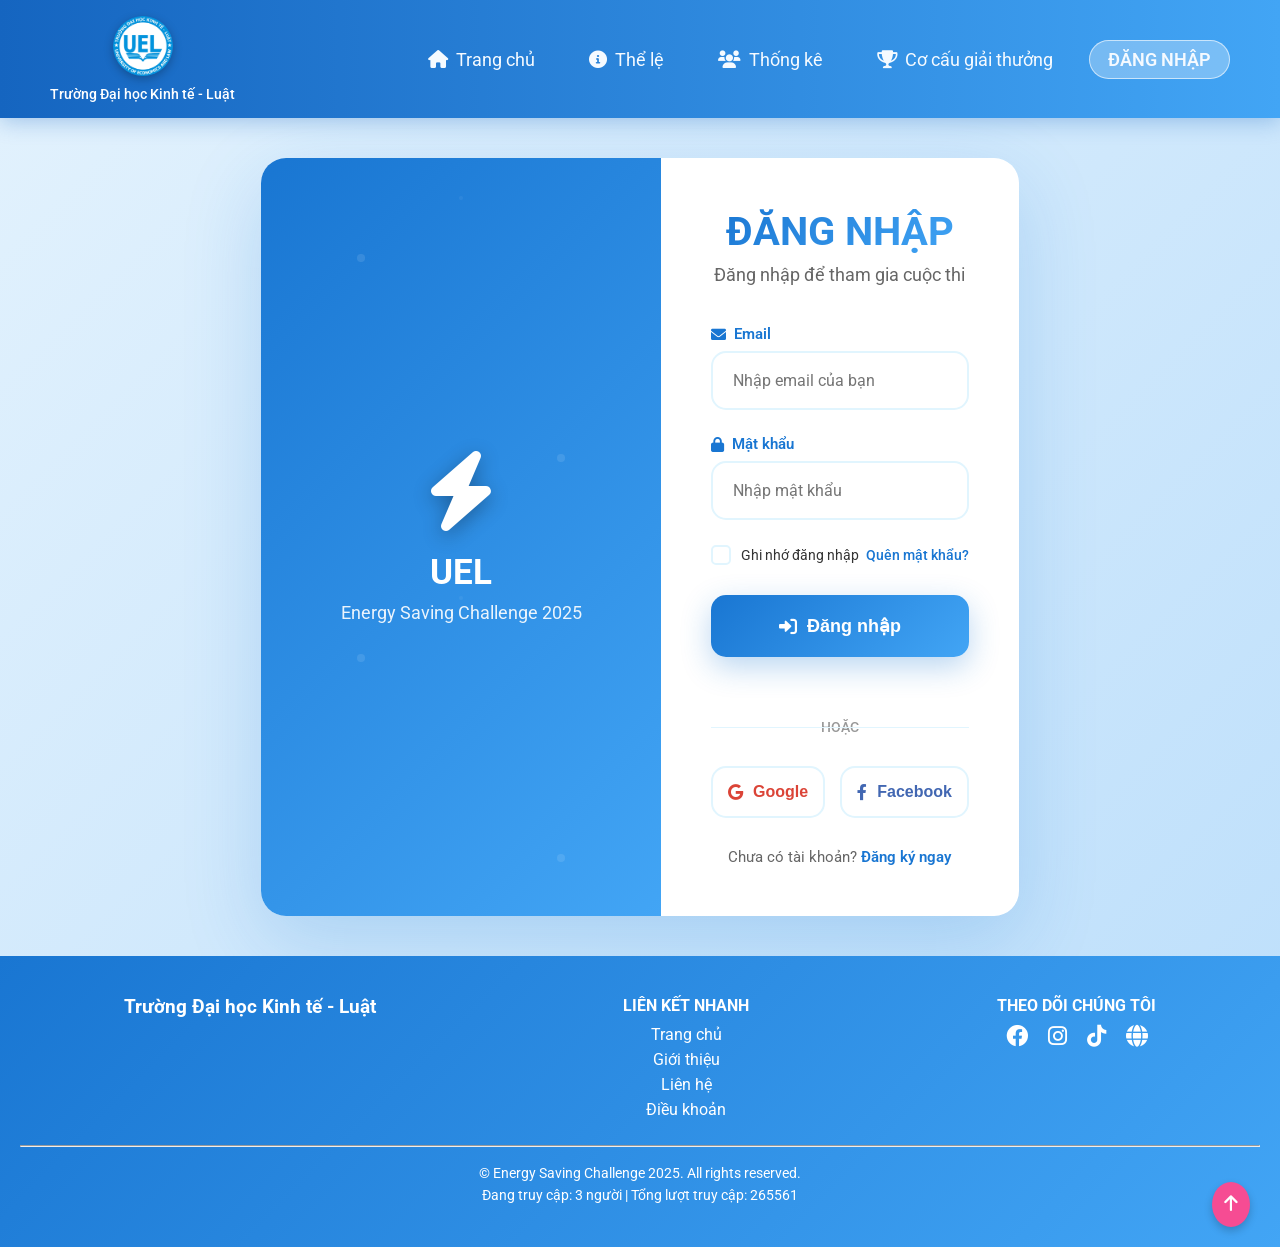
<file: loginPage.html>
<!DOCTYPE html>
<html lang="vi">
  <head>
    <meta charset="UTF-8" />
    <meta name="viewport" content="width=device-width, initial-scale=1.0" />
    <title>Đăng Nhập</title>

    <!-- CSS -->
    <link rel="stylesheet" href="css/login.css" />
    <link rel="stylesheet" href="css/header.css" />
    <link rel="stylesheet" href="css/footer.css" />

    <!-- Font & Icon -->
    <link
      href="https://fonts.googleapis.com/css2?family=Roboto:wght@300;400;500;700&display=swap"
      rel="stylesheet"
    />
    <link
      rel="stylesheet"
      href="https://cdnjs.cloudflare.com/ajax/libs/font-awesome/6.0.0/css/all.min.css"
    />
  </head>

  <body>
    <!-- Header (load từ file ngoài) -->
    <div data-include="/header.html"></div>

    <!-- Main Login Section -->
    <main class="login-section">
      <div class="container">
        <div class="login-container">
          <!-- Left Image -->
          <div class="login-image">
            <div class="image-content">
              <i class="fas fa-bolt"></i>
              <h2>UEL</h2>
              <p>Energy Saving Challenge 2025</p>
            </div>
          </div>

          <!-- Right Form -->
          <div class="login-form">
            <div class="form-header">
              <h1>ĐĂNG NHẬP</h1>
              <p>Đăng nhập để tham gia cuộc thi</p>
            </div>

            <form id="loginForm">
              <div class="form-group">
                <label for="email"><i class="fas fa-envelope"></i> Email</label>
                <input
                  type="email"
                  id="email"
                  placeholder="Nhập email của bạn"
                  required
                />
              </div>

              <div class="form-group">
                <label for="password"
                  ><i class="fas fa-lock"></i> Mật khẩu</label
                >
                <input
                  type="password"
                  id="password"
                  placeholder="Nhập mật khẩu"
                  required
                />
              </div>

              <div class="form-options">
                <label class="checkbox-container">
                  <input type="checkbox" id="remember" />
                  <span class="checkmark"></span>
                  Ghi nhớ đăng nhập
                </label>
                <a href="#" class="forgot-password">Quên mật khẩu?</a>
              </div>

              <button type="submit" class="login-btn">
                <i class="fas fa-sign-in-alt"></i>
                Đăng nhập
              </button>
            </form>

            <div class="divider">
              <span>HOẶC</span>
            </div>

            <div class="social-login">
              <button class="social-btn google">
                <i class="fab fa-google"></i>
                Google
              </button>
              <button class="social-btn facebook">
                <i class="fab fa-facebook-f"></i>
                Facebook
              </button>
            </div>

            <div class="signup-link">
              <p>Chưa có tài khoản? <a href="#">Đăng ký ngay</a></p>
            </div>
          </div>
        </div>
      </div>
    </main>

    <!-- Footer (load từ file ngoài) -->
    <div data-include="/footer.html"></div>

    <!-- JS để load header/footer + Form validation -->
    <script src="/js/include.js"></script>
    <script>
      // Form validation
      document
        .getElementById("loginForm")
        .addEventListener("submit", function (e) {
          e.preventDefault();

          const email = document.getElementById("email").value;
          const password = document.getElementById("password").value;

          // Simple validation
          if (email && password.length >= 6) {
            // Simulate login success
            alert("Đăng nhập thành công! 🎉");
            // Redirect to dashboard or home
            // window.location.href = '/dashboard.html';
          } else {
            alert("Vui lòng kiểm tra email và mật khẩu!");
          }
        });

      // Password show/hide (nếu muốn thêm)
      // const togglePassword = document.querySelector('.toggle-password');
      // if (togglePassword) {
      //   togglePassword.addEventListener('click', function() {
      //     const password = document.getElementById('password');
      //     password.type = password.type === 'password' ? 'text' : 'password';
      //   });
      // }
    </script>
  </body>
</html>
</file>
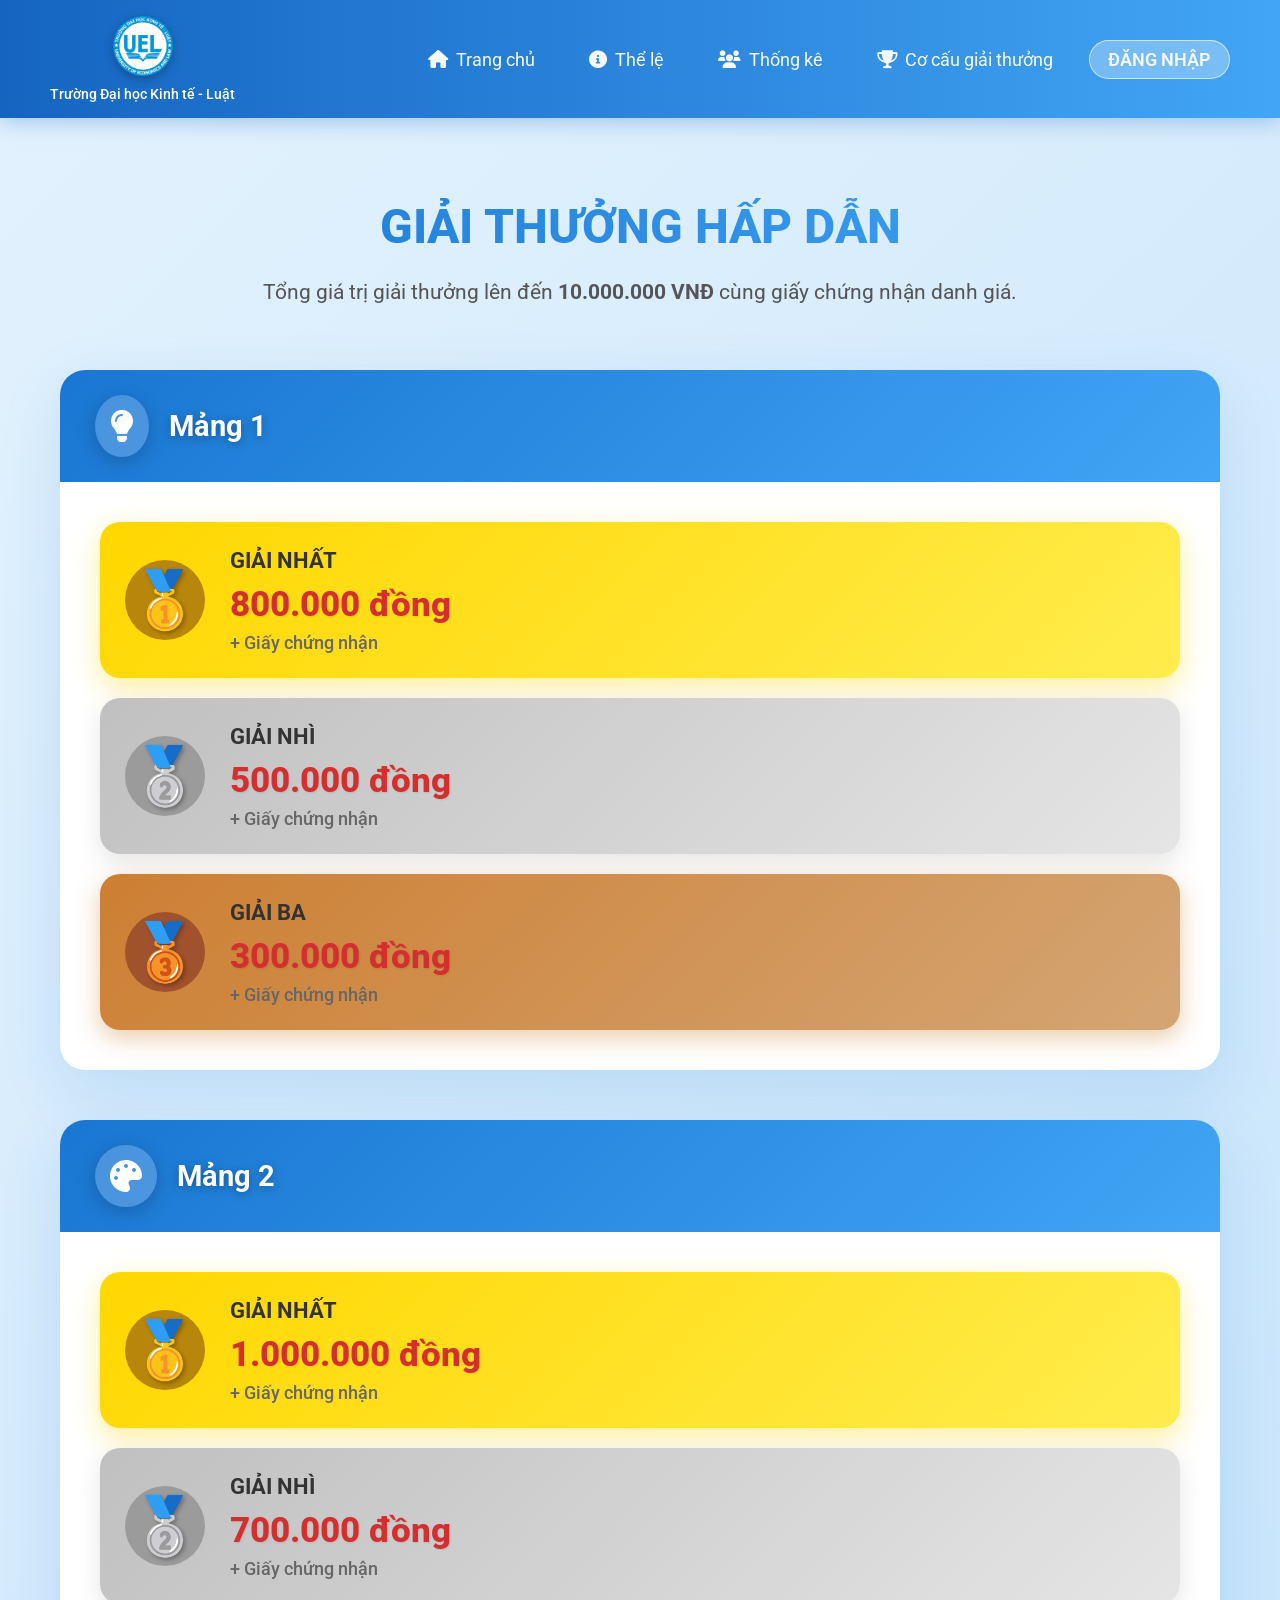
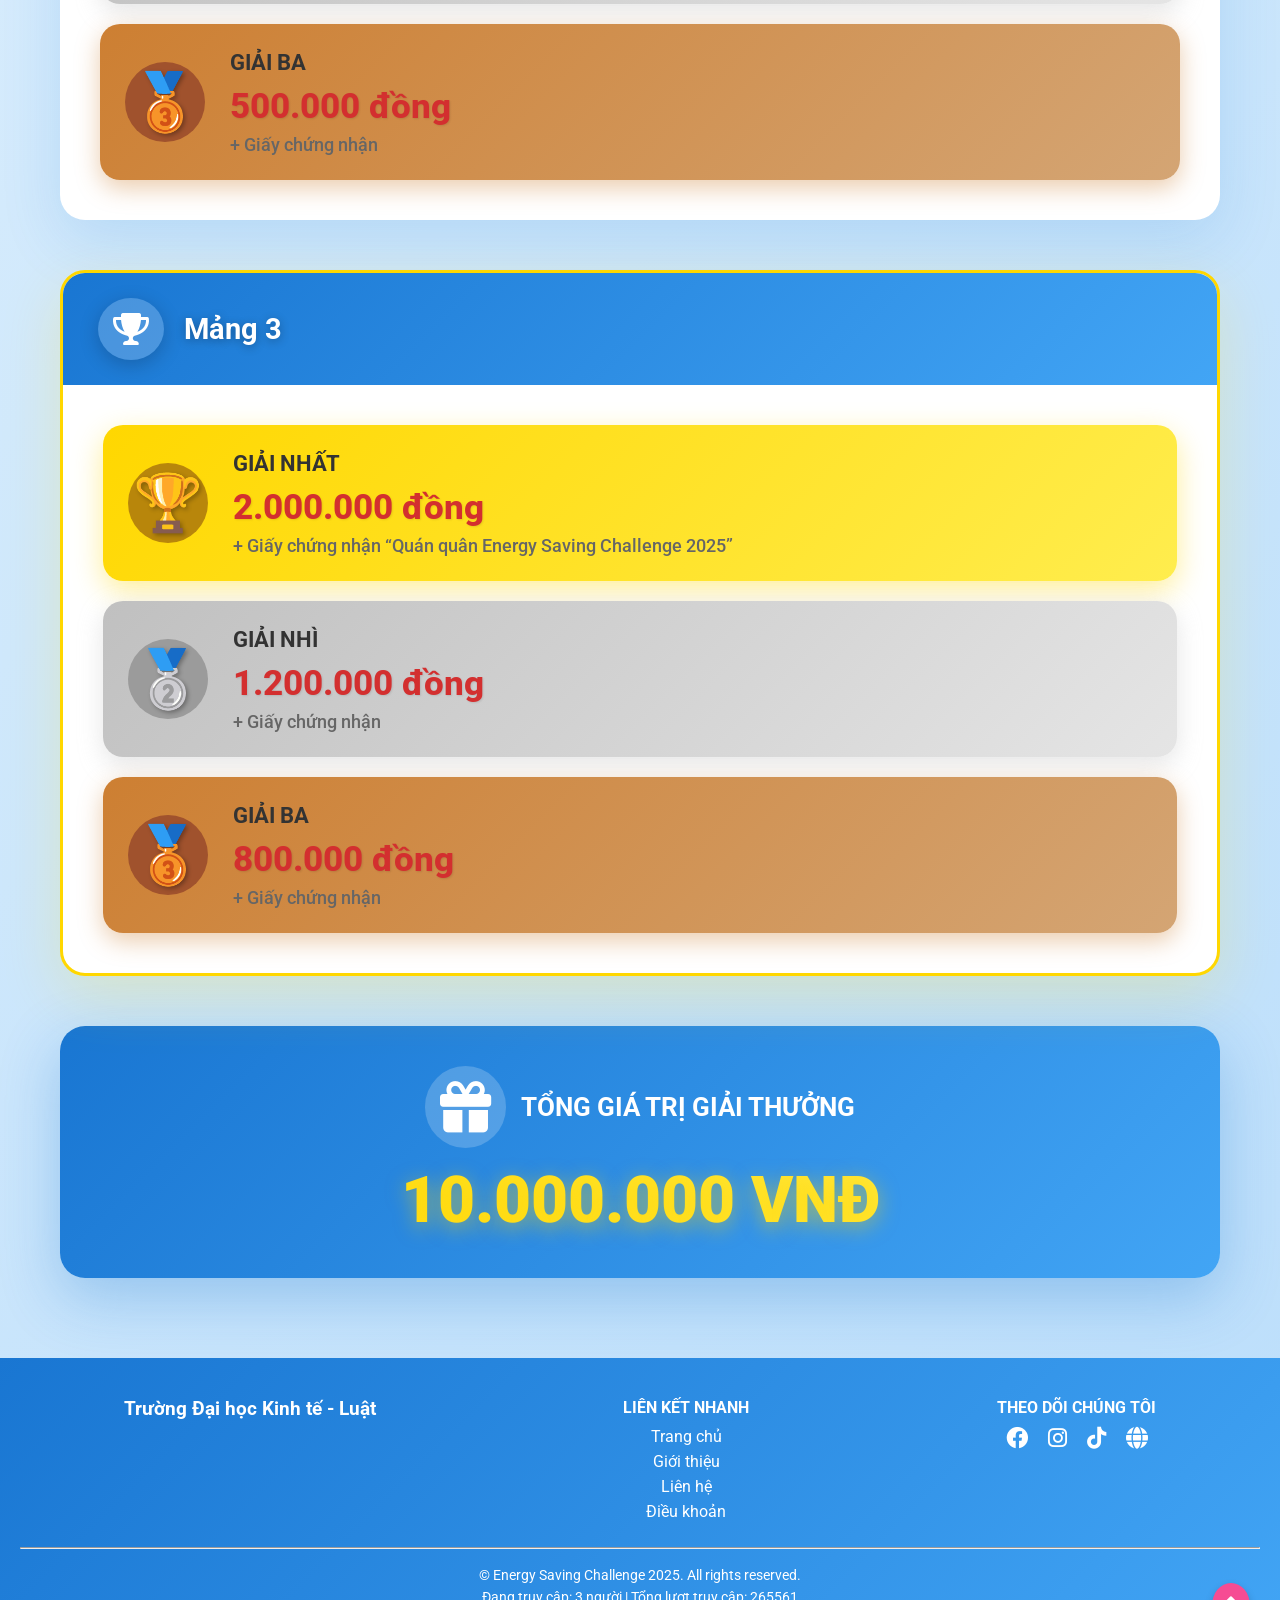
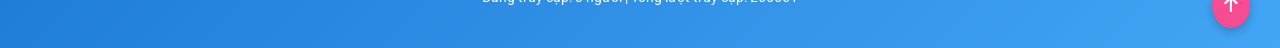
<file: prizesPage.html>
<!DOCTYPE html>
<html lang="vi">
  <head>
    <meta charset="UTF-8" />
    <meta name="viewport" content="width=device-width, initial-scale=1.0" />
    <title>Cơ Cấu Giải Thưởng</title>

    <!-- CSS -->
    <link rel="stylesheet" href="css/prizes.css" />
    <link rel="stylesheet" href="css/header.css" />
    <link rel="stylesheet" href="css/footer.css" />

    <!-- Font & Icon -->
    <link
      href="https://fonts.googleapis.com/css2?family=Roboto:wght@300;400;500;700&display=swap"
      rel="stylesheet"
    />
    <link
      rel="stylesheet"
      href="https://cdnjs.cloudflare.com/ajax/libs/font-awesome/6.0.0/css/all.min.css"
    />
  </head>

  <body>
    <!-- Header (load từ file ngoài) -->
    <div data-include="/header.html"></div>

    <!-- Main Content -->
    <main class="prizes-section">
      <div class="container">
        <h1 class="page-title">GIẢI THƯỞNG HẤP DẪN</h1>
        <p class="page-intro">
          Tổng giá trị giải thưởng lên đến <strong>10.000.000 VNĐ</strong> cùng
          giấy chứng nhận danh giá.
        </p>

        <!-- Mảng 1 -->
        <section class="prize-card">
          <div class="prize-header">
            <i class="fas fa-lightbulb"></i>
            <h2>Mảng 1</h2>
          </div>
          <div class="prize-content">
            <div class="prize-tier gold">
              <div class="prize-icon">🥇</div>
              <div class="prize-details">
                <h3>GIẢI NHẤT</h3>
                <div class="prize-amount">800.000 đồng</div>
                <p>+ Giấy chứng nhận</p>
              </div>
            </div>
            <div class="prize-tier silver">
              <div class="prize-icon">🥈</div>
              <div class="prize-details">
                <h3>GIẢI NHÌ</h3>
                <div class="prize-amount">500.000 đồng</div>
                <p>+ Giấy chứng nhận</p>
              </div>
            </div>
            <div class="prize-tier bronze">
              <div class="prize-icon">🥉</div>
              <div class="prize-details">
                <h3>GIẢI BA</h3>
                <div class="prize-amount">300.000 đồng</div>
                <p>+ Giấy chứng nhận</p>
              </div>
            </div>
          </div>
        </section>

        <!-- Mảng 2 -->
        <section class="prize-card">
          <div class="prize-header">
            <i class="fas fa-palette"></i>
            <h2>Mảng 2</h2>
          </div>
          <div class="prize-content">
            <div class="prize-tier gold">
              <div class="prize-icon">🥇</div>
              <div class="prize-details">
                <h3>GIẢI NHẤT</h3>
                <div class="prize-amount">1.000.000 đồng</div>
                <p>+ Giấy chứng nhận</p>
              </div>
            </div>
            <div class="prize-tier silver">
              <div class="prize-icon">🥈</div>
              <div class="prize-details">
                <h3>GIẢI NHÌ</h3>
                <div class="prize-amount">700.000 đồng</div>
                <p>+ Giấy chứng nhận</p>
              </div>
            </div>
            <div class="prize-tier bronze">
              <div class="prize-icon">🥉</div>
              <div class="prize-details">
                <h3>GIẢI BA</h3>
                <div class="prize-amount">500.000 đồng</div>
                <p>+ Giấy chứng nhận</p>
              </div>
            </div>
          </div>
        </section>

        <!-- Mảng 3 -->
        <section class="prize-card special">
          <div class="prize-header">
            <i class="fas fa-trophy"></i>
            <h2>Mảng 3</h2>
          </div>
          <div class="prize-content">
            <div class="prize-tier gold">
              <div class="prize-icon">🏆</div>
              <div class="prize-details">
                <h3>GIẢI NHẤT</h3>
                <div class="prize-amount">2.000.000 đồng</div>
                <p>
                  + Giấy chứng nhận “Quán quân Energy Saving Challenge 2025”
                </p>
              </div>
            </div>
            <div class="prize-tier silver">
              <div class="prize-icon">🥈</div>
              <div class="prize-details">
                <h3>GIẢI NHÌ</h3>
                <div class="prize-amount">1.200.000 đồng</div>
                <p>+ Giấy chứng nhận</p>
              </div>
            </div>
            <div class="prize-tier bronze">
              <div class="prize-icon">🥉</div>
              <div class="prize-details">
                <h3>GIẢI BA</h3>
                <div class="prize-amount">800.000 đồng</div>
                <p>+ Giấy chứng nhận</p>
              </div>
            </div>
          </div>
        </section>

        <!-- Tổng giải thưởng -->
        <div class="total-prize">
          <h3><i class="fas fa-gift"></i> TỔNG GIÁ TRỊ GIẢI THƯỞNG</h3>
          <div class="total-amount">10.000.000 VNĐ</div>
        </div>
      </div>
    </main>

    <!-- Footer (load từ file ngoài) -->
    <div data-include="/footer.html"></div>

    <!-- JS để load header/footer -->
    <script src="/js/include.js"></script>
  </body>
</html>
</file>
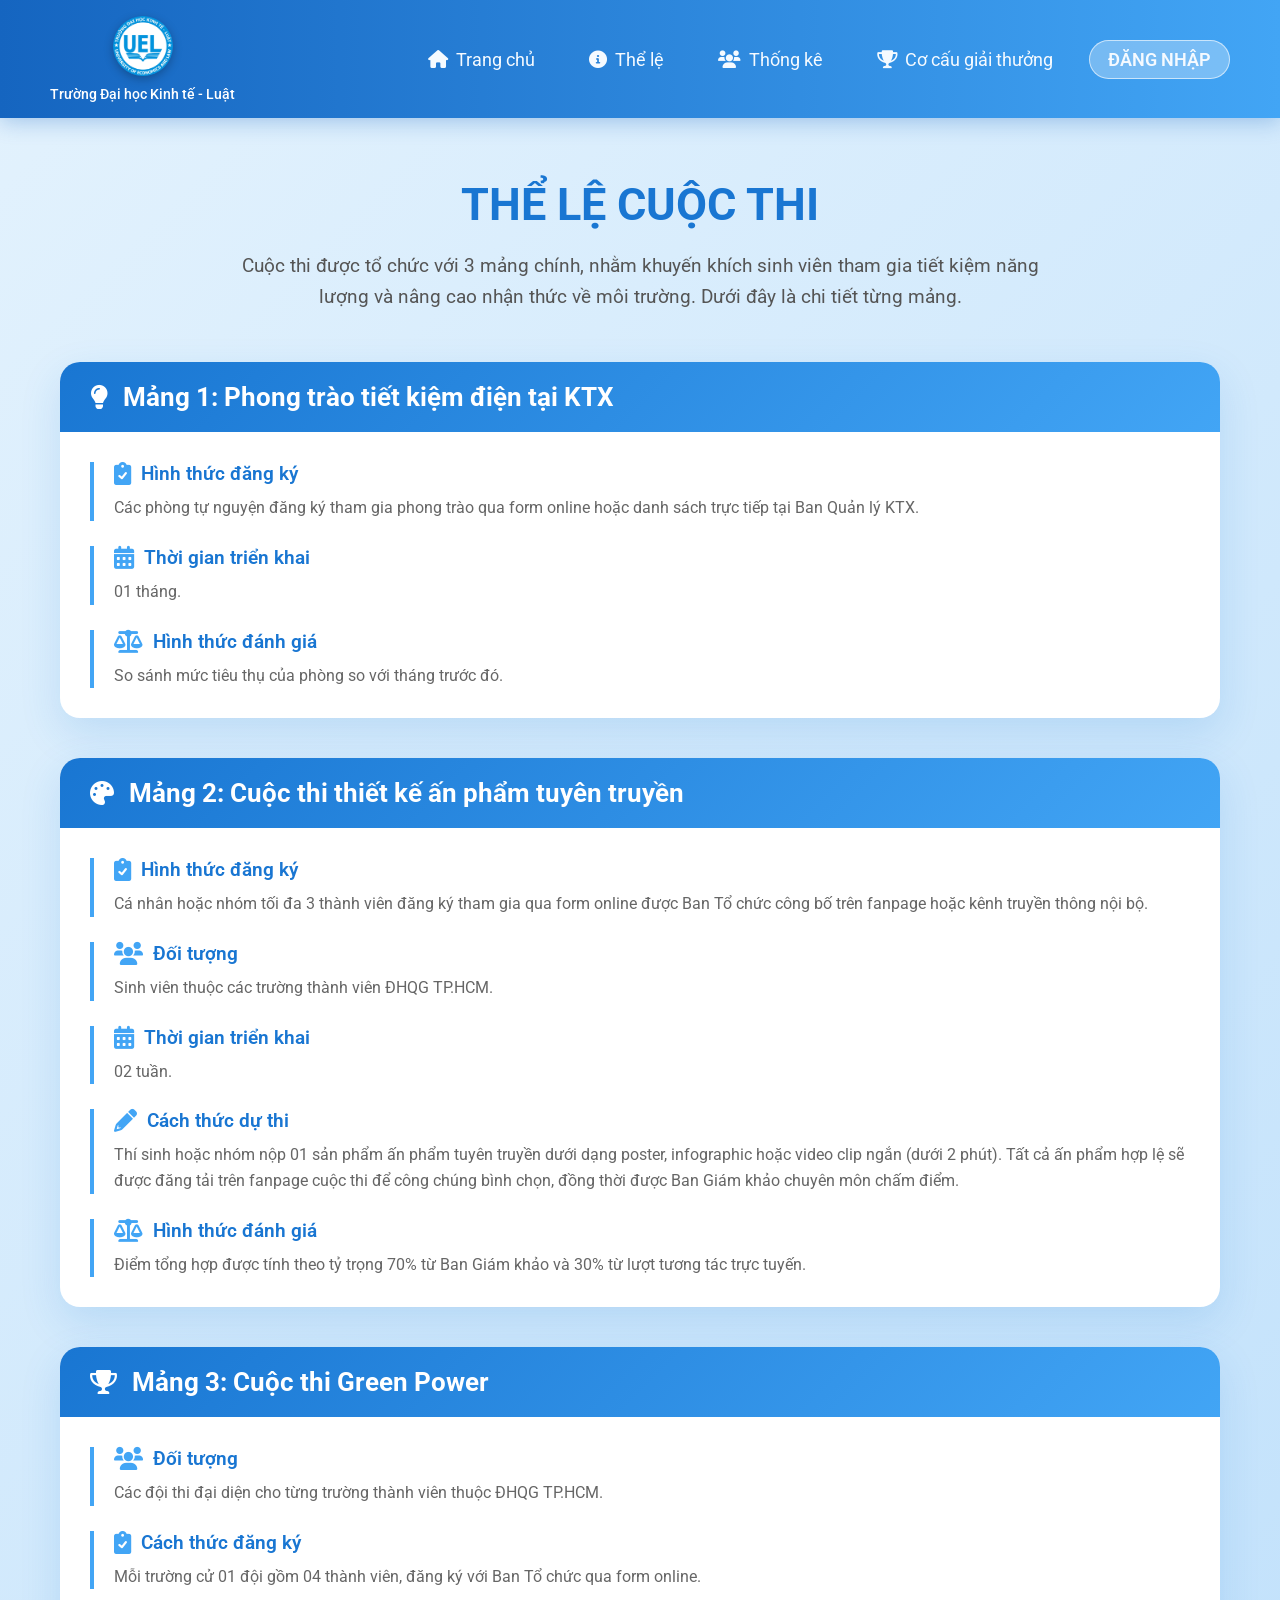
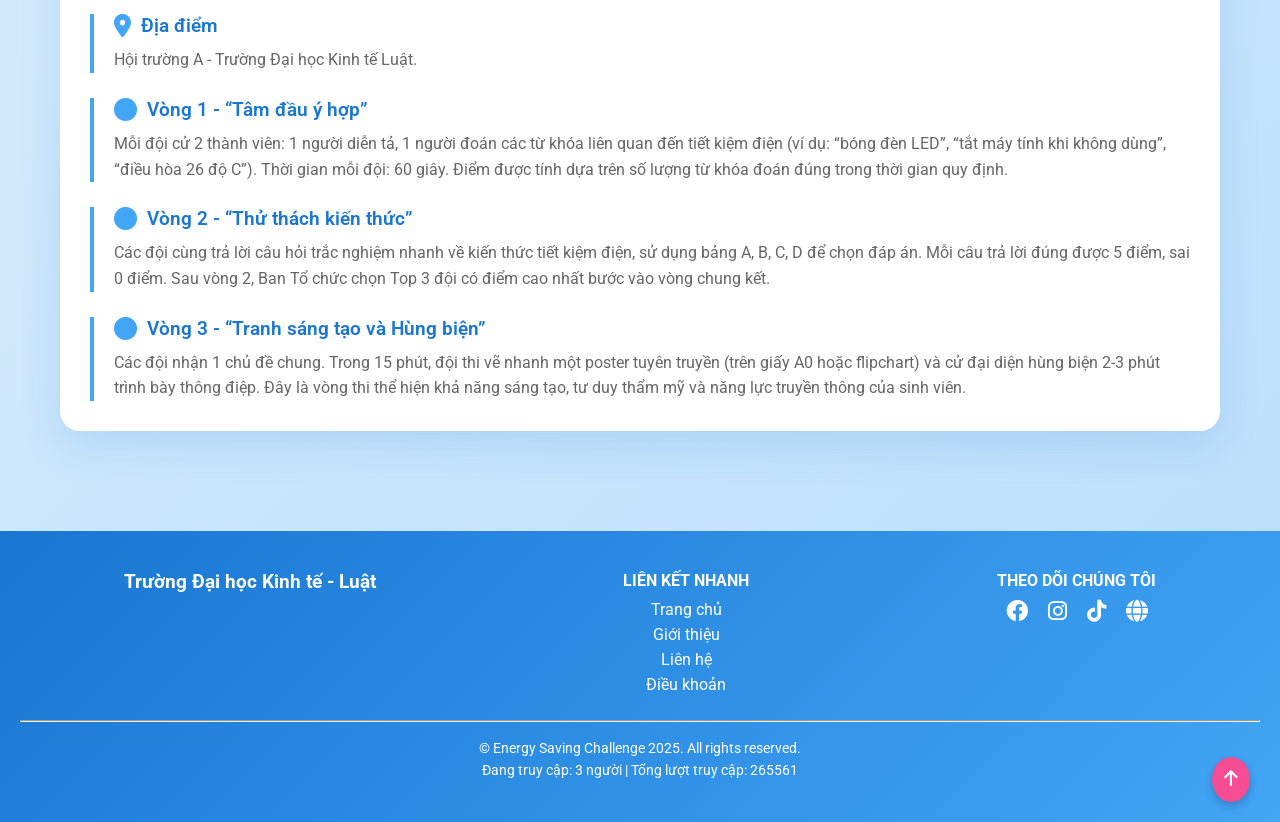
<file: rulesPage.html>
<!DOCTYPE html>
<html lang="vi">
  <head>
    <meta charset="UTF-8" />
    <meta name="viewport" content="width=device-width, initial-scale=1.0" />
    <title>Thể Lệ</title>

    <!-- CSS -->
    <link rel="stylesheet" href="css/rules.css" />
    <link rel="stylesheet" href="css/header.css" />
    <link rel="stylesheet" href="css/footer.css" />

    <!-- Font & Icon -->
    <link
      href="https://fonts.googleapis.com/css2?family=Roboto:wght@300;400;500;700&display=swap"
      rel="stylesheet"
    />
    <link
      rel="stylesheet"
      href="https://cdnjs.cloudflare.com/ajax/libs/font-awesome/6.0.0/css/all.min.css"
    />
  </head>

  <body>
    <!-- Header (load từ file ngoài) -->
    <div data-include="/header.html"></div>

    <!-- Main Content -->
    <main class="rules-section">
      <div class="container">
        <h1 class="page-title">THỂ LỆ CUỘC THI</h1>
        <p class="page-intro">
          Cuộc thi được tổ chức với 3 mảng chính, nhằm khuyến khích sinh viên
          tham gia tiết kiệm năng lượng và nâng cao nhận thức về môi trường.
          Dưới đây là chi tiết từng mảng.
        </p>

        <!-- Mảng 1 -->
        <section class="rule-card">
          <div class="rule-header">
            <i class="fas fa-lightbulb"></i>
            <h2>Mảng 1: Phong trào tiết kiệm điện tại KTX</h2>
          </div>
          <div class="rule-content">
            <div class="rule-item">
              <h3><i class="fas fa-clipboard-check"></i> Hình thức đăng ký</h3>
              <p>
                Các phòng tự nguyện đăng ký tham gia phong trào qua form online
                hoặc danh sách trực tiếp tại Ban Quản lý KTX.
              </p>
            </div>
            <div class="rule-item">
              <h3><i class="fas fa-calendar-alt"></i> Thời gian triển khai</h3>
              <p>01 tháng.</p>
            </div>
            <div class="rule-item">
              <h3><i class="fas fa-balance-scale"></i> Hình thức đánh giá</h3>
              <p>So sánh mức tiêu thụ của phòng so với tháng trước đó.</p>
            </div>
          </div>
        </section>

        <!-- Mảng 2 -->
        <section class="rule-card">
          <div class="rule-header">
            <i class="fas fa-palette"></i>
            <h2>Mảng 2: Cuộc thi thiết kế ấn phẩm tuyên truyền</h2>
          </div>
          <div class="rule-content">
            <div class="rule-item">
              <h3><i class="fas fa-clipboard-check"></i> Hình thức đăng ký</h3>
              <p>
                Cá nhân hoặc nhóm tối đa 3 thành viên đăng ký tham gia qua form
                online được Ban Tổ chức công bố trên fanpage hoặc kênh truyền
                thông nội bộ.
              </p>
            </div>
            <div class="rule-item">
              <h3><i class="fas fa-users"></i> Đối tượng</h3>
              <p>Sinh viên thuộc các trường thành viên ĐHQG TP.HCM.</p>
            </div>
            <div class="rule-item">
              <h3><i class="fas fa-calendar-alt"></i> Thời gian triển khai</h3>
              <p>02 tuần.</p>
            </div>
            <div class="rule-item">
              <h3><i class="fas fa-pencil-alt"></i> Cách thức dự thi</h3>
              <p>
                Thí sinh hoặc nhóm nộp 01 sản phẩm ấn phẩm tuyên truyền dưới
                dạng poster, infographic hoặc video clip ngắn (dưới 2 phút). Tất
                cả ấn phẩm hợp lệ sẽ được đăng tải trên fanpage cuộc thi để công
                chúng bình chọn, đồng thời được Ban Giám khảo chuyên môn chấm
                điểm.
              </p>
            </div>
            <div class="rule-item">
              <h3><i class="fas fa-balance-scale"></i> Hình thức đánh giá</h3>
              <p>
                Điểm tổng hợp được tính theo tỷ trọng 70% từ Ban Giám khảo và
                30% từ lượt tương tác trực tuyến.
              </p>
            </div>
          </div>
        </section>

        <!-- Mảng 3 -->
        <section class="rule-card">
          <div class="rule-header">
            <i class="fas fa-trophy"></i>
            <h2>Mảng 3: Cuộc thi Green Power</h2>
          </div>
          <div class="rule-content">
            <div class="rule-item">
              <h3><i class="fas fa-users"></i> Đối tượng</h3>
              <p>
                Các đội thi đại diện cho từng trường thành viên thuộc ĐHQG
                TP.HCM.
              </p>
            </div>
            <div class="rule-item">
              <h3><i class="fas fa-clipboard-check"></i> Cách thức đăng ký</h3>
              <p>
                Mỗi trường cử 01 đội gồm 04 thành viên, đăng ký với Ban Tổ chức
                qua form online.
              </p>
            </div>
            <div class="rule-item">
              <h3><i class="fas fa-map-marker-alt"></i> Địa điểm</h3>
              <p>Hội trường A - Trường Đại học Kinh tế Luật.</p>
            </div>
            <div class="rule-item">
              <h3><i class="fas fa-circle"></i> Vòng 1 - “Tâm đầu ý hợp”</h3>
              <p>
                Mỗi đội cử 2 thành viên: 1 người diễn tả, 1 người đoán các từ
                khóa liên quan đến tiết kiệm điện (ví dụ: “bóng đèn LED”, “tắt
                máy tính khi không dùng”, “điều hòa 26 độ C”). Thời gian mỗi
                đội: 60 giây. Điểm được tính dựa trên số lượng từ khóa đoán đúng
                trong thời gian quy định.
              </p>
            </div>
            <div class="rule-item">
              <h3>
                <i class="fas fa-circle"></i> Vòng 2 - “Thử thách kiến thức”
              </h3>
              <p>
                Các đội cùng trả lời câu hỏi trắc nghiệm nhanh về kiến thức tiết
                kiệm điện, sử dụng bảng A, B, C, D để chọn đáp án. Mỗi câu trả
                lời đúng được 5 điểm, sai 0 điểm. Sau vòng 2, Ban Tổ chức chọn
                Top 3 đội có điểm cao nhất bước vào vòng chung kết.
              </p>
            </div>
            <div class="rule-item">
              <h3>
                <i class="fas fa-circle"></i> Vòng 3 - “Tranh sáng tạo và Hùng
                biện”
              </h3>
              <p>
                Các đội nhận 1 chủ đề chung. Trong 15 phút, đội thi vẽ nhanh một
                poster tuyên truyền (trên giấy A0 hoặc flipchart) và cử đại diện
                hùng biện 2-3 phút trình bày thông điệp. Đây là vòng thi thể
                hiện khả năng sáng tạo, tư duy thẩm mỹ và năng lực truyền thông
                của sinh viên.
              </p>
            </div>
          </div>
        </section>
      </div>
    </main>

    <!-- Footer (load từ file ngoài) -->
    <div data-include="/footer.html"></div>

    <!-- JS để load header/footer -->
    <script src="/js/include.js"></script>
  </body>
</html>
</file>
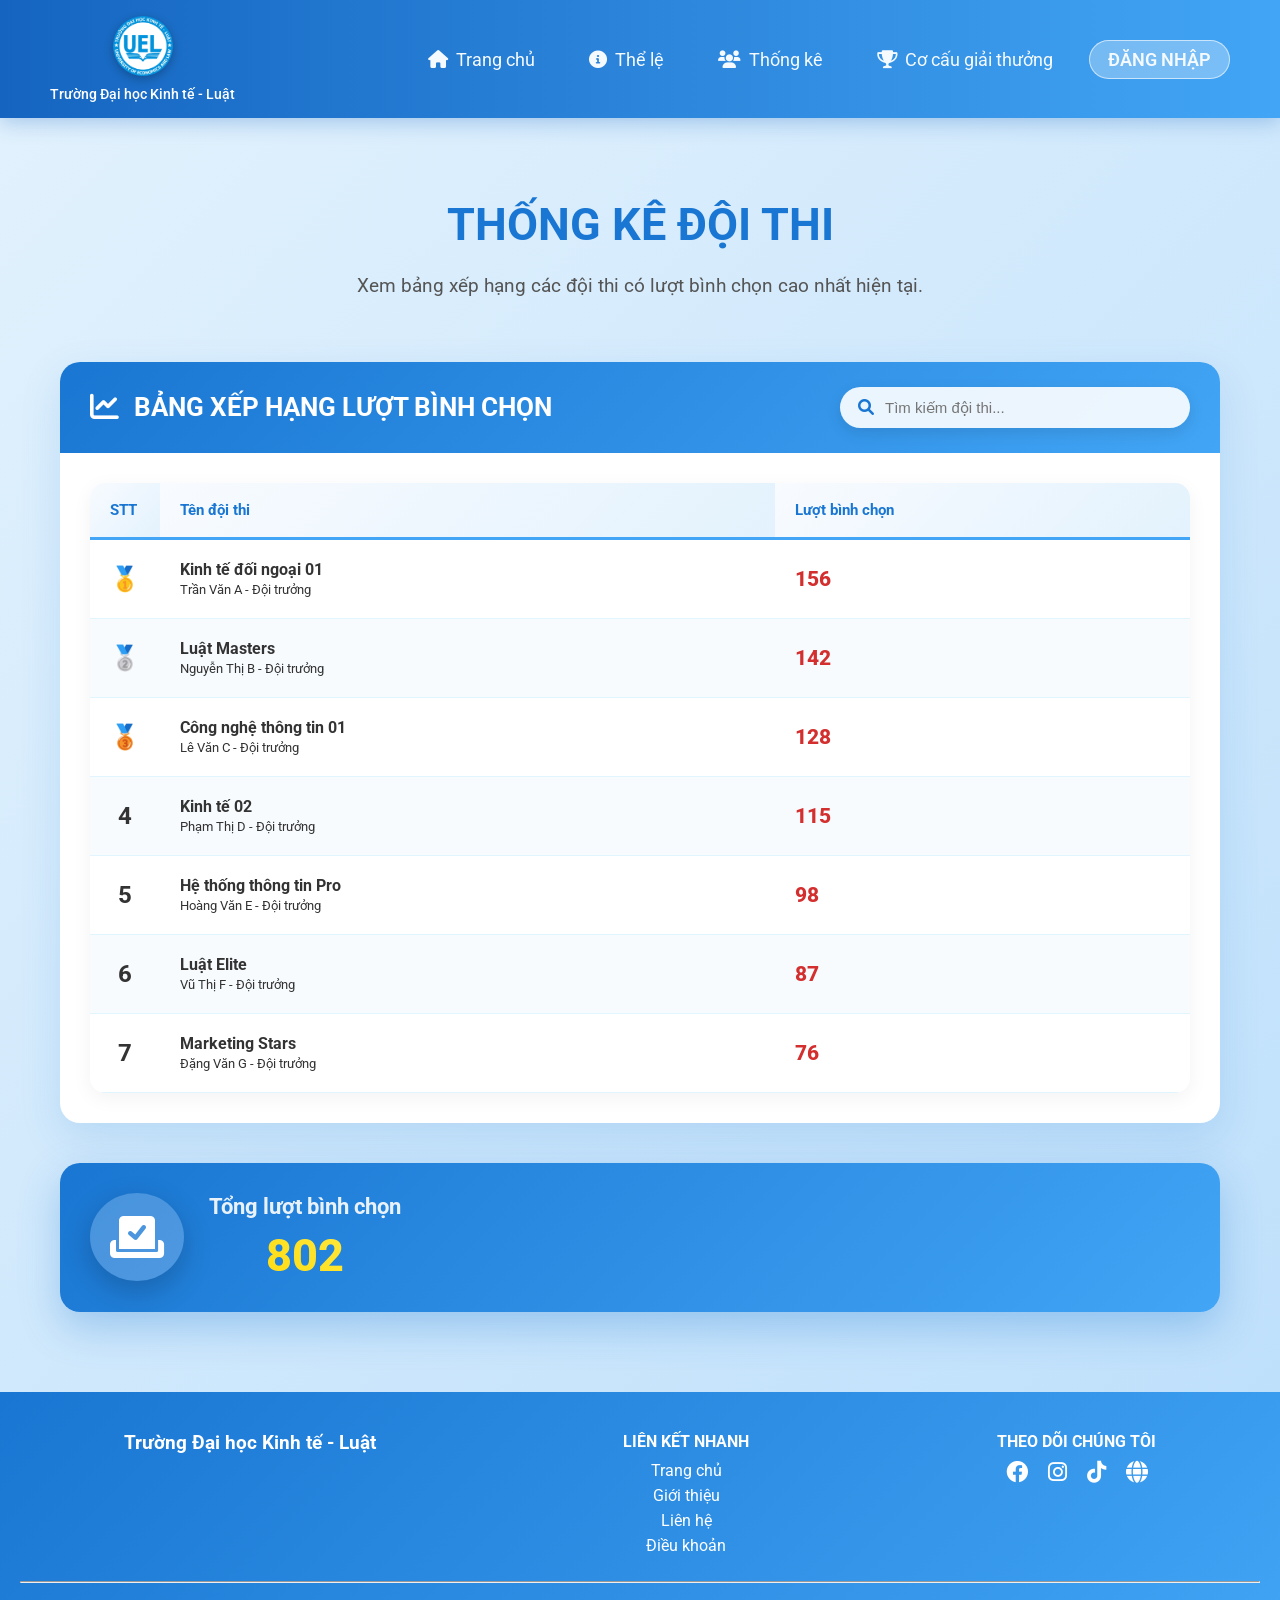
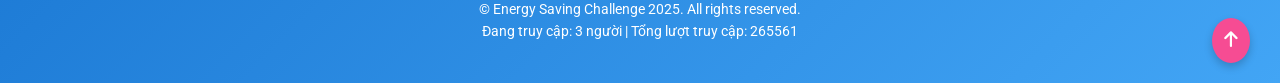
<file: statsPage.html>
<!DOCTYPE html>
<html lang="vi">
  <head>
    <meta charset="UTF-8" />
    <meta name="viewport" content="width=device-width, initial-scale=1.0" />
    <title>Thống Kê</title>

    <!-- CSS -->
    <link rel="stylesheet" href="css/stats.css" />
    <link rel="stylesheet" href="css/header.css" />
    <link rel="stylesheet" href="css/footer.css" />

    <!-- Font & Icon -->
    <link
      href="https://fonts.googleapis.com/css2?family=Roboto:wght@300;400;500;700&display=swap"
      rel="stylesheet"
    />
    <link
      rel="stylesheet"
      href="https://cdnjs.cloudflare.com/ajax/libs/font-awesome/6.0.0/css/all.min.css"
    />
  </head>

  <body>
    <!-- Header (load từ file ngoài) -->
    <div data-include="/header.html"></div>

    <!-- Main Content -->
    <main class="stats-section">
      <div class="container">
        <h1 class="page-title">THỐNG KÊ ĐỘI THI</h1>
        <p class="page-intro">
          Xem bảng xếp hạng các đội thi có lượt bình chọn cao nhất hiện tại.
        </p>

        <!-- Search & Table Card -->
        <section class="stats-card">
          <div class="stats-header">
            <div class="stats-info">
              <i class="fas fa-chart-line"></i>
              <h2>BẢNG XẾP HẠNG LƯỢT BÌNH CHỌN</h2>
            </div>
            <div class="search-container">
              <i class="fas fa-search"></i>
              <input
                type="text"
                placeholder="Tìm kiếm đội thi..."
                id="searchInput"
              />
            </div>
          </div>

          <div class="table-container">
            <table class="stats-table">
              <thead>
                <tr>
                  <th>STT</th>
                  <th>Tên đội thi</th>
                  <th>Lượt bình chọn</th>
                </tr>
              </thead>
              <tbody id="tableBody">
                <tr>
                  <td>🥇</td>
                  <td>
                    <strong>Kinh tế đối ngoại 01</strong><br />
                    <small>Trần Văn A - Đội trưởng</small>
                  </td>
                  <td><strong class="vote-count">156</strong></td>
                </tr>
                <tr>
                  <td>🥈</td>
                  <td>
                    <strong>Luật Masters</strong><br />
                    <small>Nguyễn Thị B - Đội trưởng</small>
                  </td>
                  <td><strong class="vote-count">142</strong></td>
                </tr>
                <tr>
                  <td>🥉</td>
                  <td>
                    <strong>Công nghệ thông tin 01</strong><br />
                    <small>Lê Văn C - Đội trưởng</small>
                  </td>
                  <td><strong class="vote-count">128</strong></td>
                </tr>
                <tr>
                  <td>4</td>
                  <td>
                    <strong>Kinh tế 02</strong><br />
                    <small>Phạm Thị D - Đội trưởng</small>
                  </td>
                  <td class="vote-count">115</td>
                </tr>
                <tr>
                  <td>5</td>
                  <td>
                    <strong>Hệ thống thông tin Pro</strong><br />
                    <small>Hoàng Văn E - Đội trưởng</small>
                  </td>
                  <td class="vote-count">98</td>
                </tr>
                <tr>
                  <td>6</td>
                  <td>
                    <strong>Luật Elite</strong><br />
                    <small>Vũ Thị F - Đội trưởng</small>
                  </td>
                  <td class="vote-count">87</td>
                </tr>
                <tr>
                  <td>7</td>
                  <td>
                    <strong>Marketing Stars</strong><br />
                    <small>Đặng Văn G - Đội trưởng</small>
                  </td>
                  <td class="vote-count">76</td>
                </tr>
              </tbody>
            </table>
          </div>
        </section>

        <!-- Total Votes -->
        <div class="total-votes">
          <i class="fas fa-vote-yea"></i>
          <div>
            <h3>Tổng lượt bình chọn</h3>
            <div class="total-number">802</div>
          </div>
        </div>
      </div>
    </main>

    <!-- Footer (load từ file ngoài) -->
    <div data-include="/footer.html"></div>

    <!-- JS để load header/footer + Search -->
    <script src="/js/include.js"></script>
    <script>
      // Search functionality
      document
        .getElementById("searchInput")
        .addEventListener("keyup", function () {
          const searchTerm = this.value.toLowerCase();
          const rows = document.querySelectorAll("#tableBody tr");

          rows.forEach((row) => {
            const teamName = row
              .querySelector("td:nth-child(2)")
              .textContent.toLowerCase();
            if (teamName.includes(searchTerm)) {
              row.style.display = "";
            } else {
              row.style.display = "none";
            }
          });
        });
    </script>
  </body>
</html>
</file>
<file: css/login.css>
/* /css/login.css */
* {
  margin: 0;
  padding: 0;
  box-sizing: border-box;
}

body {
  font-family: "Roboto", sans-serif;
  background: linear-gradient(135deg, #e3f2fd 0%, #bbdefb 100%);
  min-height: 100vh;
  color: #333;
}

.container {
  max-width: 1200px;
  margin: 0 auto;
  padding: 0 20px;
}

/* Login Section */
.login-section {
  padding: 40px 0;
  min-height: calc(100vh - 200px);
  display: flex;
  align-items: center;
}

.login-container {
  display: flex;
  max-width: 1000px;
  margin: 0 auto;
  background: white;
  border-radius: 25px;
  box-shadow: 0 25px 80px rgba(25, 118, 210, 0.2);
  overflow: hidden;
  backdrop-filter: blur(15px);
}

.login-image {
  flex: 1;
  min-width: 400px;
  background: linear-gradient(135deg, #1976d2, #42a5f5);
  display: flex;
  align-items: center;
  justify-content: center;
  position: relative;
  overflow: hidden;
}

.login-image::before {
  content: "";
  position: absolute;
  top: 0;
  left: 0;
  right: 0;
  bottom: 0;
  background: url('data:image/svg+xml,<svg xmlns="http://www.w3.org/2000/svg" viewBox="0 0 100 100"><defs><pattern id="grain" width="100" height="100" patternUnits="userSpaceOnUse"><circle cx="25" cy="25" r="1" fill="white" opacity="0.1"/><circle cx="75" cy="75" r="1" fill="white" opacity="0.1"/><circle cx="50" cy="10" r="0.5" fill="white" opacity="0.05"/></pattern></defs><rect width="100" height="100" fill="url(%23grain)"/></svg>');
}

.image-content {
  text-align: center;
  color: white;
  z-index: 2;
  position: relative;
}

.image-content i {
  font-size: 5em;
  margin-bottom: 20px;
  text-shadow: 0 5px 20px rgba(0, 0, 0, 0.3);
}

.image-content h2 {
  font-size: 2.2em;
  font-weight: 700;
  margin-bottom: 10px;
}

.image-content p {
  font-size: 1.1em;
  opacity: 0.9;
}

/* Login Form */
.login-form {
  flex: 1;
  padding: 50px;
  display: flex;
  flex-direction: column;
}

.form-header {
  text-align: center;
  margin-bottom: 40px;
}

.form-header h1 {
  font-size: 2.5em;
  background: linear-gradient(135deg, #1976d2, #42a5f5);
  -webkit-background-clip: text;
  -webkit-text-fill-color: transparent;
  background-clip: text;
  margin-bottom: 10px;
  font-weight: 700;
}

.form-header p {
  color: #666;
  font-size: 1.1em;
}

.form-group {
  margin-bottom: 25px;
  position: relative;
}

.form-group label {
  display: block;
  margin-bottom: 8px;
  font-weight: 600;
  color: #1976d2;
  font-size: 15px;
  display: flex;
  align-items: center;
  gap: 8px;
}

.form-group input {
  width: 100%;
  padding: 18px 20px;
  border: 2px solid #e1f5fe;
  border-radius: 15px;
  font-size: 16px;
  background: rgba(255, 255, 255, 0.95);
  transition: all 0.3s;
  font-family: inherit;
}

.form-group input:focus {
  outline: none;
  border-color: #1976d2;
  box-shadow: 0 10px 30px rgba(25, 118, 210, 0.15);
  transform: translateY(-2px);
  background: white;
}

.form-options {
  display: flex;
  justify-content: space-between;
  align-items: center;
  margin-bottom: 30px;
  font-size: 14px;
}

.checkbox-container {
  display: flex;
  align-items: center;
  gap: 10px;
  cursor: pointer;
  user-select: none;
}

.checkbox-container input {
  display: none;
}

.checkmark {
  width: 20px;
  height: 20px;
  border: 2px solid #e1f5fe;
  border-radius: 5px;
  position: relative;
  transition: all 0.3s;
}

.checkbox-container input:checked + .checkmark {
  background: #1976d2;
  border-color: #1976d2;
}

.checkbox-container input:checked + .checkmark::after {
  content: "✓";
  position: absolute;
  top: 50%;
  left: 50%;
  transform: translate(-50%, -50%);
  color: white;
  font-size: 12px;
  font-weight: bold;
}

.forgot-password {
  color: #1976d2;
  text-decoration: none;
  font-weight: 500;
  transition: all 0.3s;
}

.forgot-password:hover {
  color: #1565c0;
  text-decoration: underline;
}

.login-btn {
  width: 100%;
  padding: 20px;
  background: linear-gradient(135deg, #1976d2, #42a5f5);
  color: white;
  border: none;
  border-radius: 15px;
  font-size: 18px;
  font-weight: 700;
  cursor: pointer;
  transition: all 0.3s;
  display: flex;
  align-items: center;
  justify-content: center;
  gap: 10px;
  box-shadow: 0 10px 30px rgba(25, 118, 210, 0.3);
  margin-bottom: 30px;
}

.login-btn:hover {
  transform: translateY(-3px);
  box-shadow: 0 15px 40px rgba(25, 118, 210, 0.4);
}

.login-btn:active {
  transform: translateY(-1px);
}

.divider {
  text-align: center;
  margin: 30px 0;
  position: relative;
  color: #999;
}

.divider::before {
  content: "";
  position: absolute;
  top: 50%;
  left: 0;
  right: 0;
  height: 1px;
  background: #e1f5fe;
}

.divider span {
  background: white;
  padding: 0 20px;
  font-size: 14px;
  font-weight: 500;
}

.social-login {
  display: flex;
  gap: 15px;
  margin-bottom: 30px;
}

.social-btn {
  flex: 1;
  padding: 15px;
  border: 2px solid #e1f5fe;
  border-radius: 15px;
  background: white;
  font-size: 16px;
  font-weight: 600;
  cursor: pointer;
  transition: all 0.3s;
  display: flex;
  align-items: center;
  justify-content: center;
  gap: 10px;
}

.social-btn.google {
  color: #db4437;
}

.social-btn.facebook {
  color: #4267b2;
}

.social-btn:hover {
  transform: translateY(-2px);
  box-shadow: 0 10px 25px rgba(0, 0, 0, 0.15);
  border-color: #1976d2;
}

.signup-link {
  text-align: center;
}

.signup-link p {
  color: #666;
  font-size: 15px;
}

.signup-link a {
  color: #1976d2;
  font-weight: 600;
  text-decoration: none;
}

.signup-link a:hover {
  text-decoration: underline;
}

/* Responsive */
@media (max-width: 768px) {
  .login-container {
    flex-direction: column;
    max-width: 100%;
  }

  .login-image {
    min-width: auto;
    min-height: 250px;
    padding: 40px 20px;
  }

  .image-content i {
    font-size: 3.5em;
  }

  .image-content h2 {
    font-size: 1.8em;
  }

  .login-form {
    padding: 40px 30px;
  }

  .form-header h1 {
    font-size: 2em;
  }

  .social-login {
    flex-direction: column;
  }
}

@media (max-width: 480px) {
  .login-section {
    padding: 20px 0;
  }

  .login-form {
    padding: 30px 20px;
  }
}
</file>
<file: css/header.css>
header {
  background: linear-gradient(90deg, #1565c0, #42a5f5);
  box-shadow: 0 4px 20px rgba(21, 101, 192, 0.3);
  position: sticky;
  top: 0;
  z-index: 1000;
}

.header-top {
  display: flex;
  justify-content: space-between;
  align-items: center;
  padding: 16px 50px;
}

.logo {
  display: flex;
  flex-direction: column;
  align-items: center;
  text-align: center;
}

.logo p {
  color: #ffffff;
  font-weight: 500;
  font-size: 14px;
}

.logo-img {
  width: 60px;
  height: 60px;
  border-radius: 50%;
  object-fit: cover;
  box-shadow: 0 3px 10px rgba(0, 0, 0, 0.25);
  margin-bottom: 10px;
}

.header-nav {
  display: flex;
  align-items: center;
  gap: 18px;
}

.header-nav a {
  font-size: 18px;
}
.nav-link {
  color: #f5faff;
  text-decoration: none;
  font-size: 15px;
  padding: 8px 18px;
  border-radius: 20px;
  display: flex;
  align-items: center;
  gap: 8px;
  transition: all 0.25s ease;
}

.nav-link:hover {
  background: rgba(255, 255, 255, 0.25);
  transform: translateY(-1px);
}

.nav-link.active {
  background: #ffffff;
  color: #1565c0;
  font-weight: 600;
  box-shadow: 0 2px 8px rgba(255, 255, 255, 0.4);
}

.btn-login {
  background: rgba(255, 255, 255, 0.3);
  font-weight: 600;
  border: 1px solid rgba(255, 255, 255, 0.6);
}

.btn-login:hover {
  background: #ffffff;
  color: #1565c0;
}
</file>
<file: css/footer.css>
.footer {
  background: linear-gradient(135deg, #1976d2, #42a5f5);
  color: #fff;
  text-align: center;
  padding: 40px 20px;
  position: relative;
}

.footer-content {
  display: flex;
  flex-wrap: wrap;
  justify-content: space-around;
  gap: 40px;
  margin-bottom: 20px;
}

.footer-section h3,
.footer-section h4 {
  font-weight: bold;
  margin-bottom: 10px;
}

.footer-section ul {
  list-style: none;
  padding: 0;
}

.footer-section ul li {
  margin: 6px 0;
}

.footer-section ul li a {
  color: #fff;
  text-decoration: none;
  transition: 0.3s;
}

.footer-section ul li a:hover {
  text-decoration: underline;
}

.social-icons i {
  font-size: 22px;
  margin: 0 8px;
  cursor: pointer;
  transition: transform 0.3s;
}

.social-icons i:hover {
  transform: scale(1.2);
}

.footer-bottom {
  font-size: 14px;
  margin-top: 15px;
  line-height: 1.6;
}

.scroll-top {
  position: absolute;
  bottom: 20px;
  right: 30px;
  background: #f64c93;
  border: none;
  border-radius: 50%;
  padding: 12px;
  cursor: pointer;
  color: #fff;
  font-size: 18px;
  box-shadow: 0 4px 8px rgba(0, 0, 0, 0.2);
  transition: all 0.3s;
}

.scroll-top:hover {
  background: #fff;
  color: #f64c93;
}
</file>
<file: css/prizes.css>
/* /css/prizes.css */
* {
  margin: 0;
  padding: 0;
  box-sizing: border-box;
}

body {
  font-family: "Roboto", sans-serif;
  background: linear-gradient(135deg, #e3f2fd 0%, #bbdefb 100%);
  min-height: 100vh;
  color: #333;
}

.container {
  max-width: 1200px;
  margin: 0 auto;
  padding: 0 20px;
}

/* Main Prizes Section */
.prizes-section {
  padding: 80px 0;
}

.page-title {
  font-size: 3em;
  font-weight: 800;
  background: linear-gradient(45deg, #1976d2, #42a5f5);
  -webkit-background-clip: text;
  -webkit-text-fill-color: transparent;
  background-clip: text;
  text-align: center;
  margin-bottom: 20px;
}

.page-intro {
  font-size: 1.3em;
  color: #555;
  text-align: center;
  max-width: 800px;
  margin: 0 auto 60px;
  line-height: 1.7;
}

/* Prize Card */
.prize-card {
  background: white;
  border-radius: 25px;
  box-shadow: 0 20px 60px rgba(25, 118, 210, 0.15);
  margin-bottom: 50px;
  overflow: hidden;
  transition: all 0.4s ease;
  position: relative;
}

.prize-card:hover {
  transform: translateY(-10px);
  box-shadow: 0 30px 80px rgba(25, 118, 210, 0.25);
}

.prize-card.special {
  border: 3px solid #ffd700;
  box-shadow: 0 20px 60px rgba(255, 215, 0, 0.2);
}

.prize-card.special:hover {
  box-shadow: 0 30px 80px rgba(255, 215, 0, 0.3);
}

.prize-header {
  background: linear-gradient(135deg, #1976d2, #42a5f5);
  color: white;
  padding: 25px 35px;
  display: flex;
  align-items: center;
  gap: 20px;
}

.prize-header i {
  font-size: 2em;
  background: rgba(255, 255, 255, 0.2);
  padding: 15px;
  border-radius: 50%;
  box-shadow: 0 5px 20px rgba(0, 0, 0, 0.2);
}

.prize-header h2 {
  font-size: 1.8em;
  margin: 0;
  font-weight: 700;
  text-shadow: 0 2px 10px rgba(0, 0, 0, 0.3);
}

.prize-content {
  padding: 40px;
  display: flex;
  flex-direction: column;
  gap: 20px;
}

.prize-tier {
  display: flex;
  align-items: center;
  gap: 25px;
  padding: 25px;
  border-radius: 20px;
  transition: all 0.3s;
  cursor: pointer;
}

.prize-tier:hover {
  transform: scale(1.02);
}

.prize-tier.gold {
  background: linear-gradient(135deg, #ffd700, #ffed4e);
  box-shadow: 0 10px 30px rgba(255, 215, 0, 0.4);
}

.prize-tier.silver {
  background: linear-gradient(135deg, #c0c0c0, #e5e5e5);
  box-shadow: 0 8px 25px rgba(192, 192, 192, 0.4);
}

.prize-tier.bronze {
  background: linear-gradient(135deg, #cd7f32, #d4a574);
  box-shadow: 0 8px 25px rgba(205, 127, 50, 0.4);
}

.prize-icon {
  font-size: 3.5em;
  width: 80px;
  height: 80px;
  display: flex;
  align-items: center;
  justify-content: center;
  border-radius: 50%;
  color: #fff;
  font-weight: bold;
  text-shadow: 2px 2px 4px rgba(0, 0, 0, 0.3);
  flex-shrink: 0;
}

.prize-tier.gold .prize-icon {
  background: #b8860b;
}
.prize-tier.silver .prize-icon {
  background: #9b9b9b;
}
.prize-tier.bronze .prize-icon {
  background: #a0522d;
}

.prize-details h3 {
  font-size: 1.4em;
  color: #333;
  margin-bottom: 10px;
  font-weight: 700;
}

.prize-amount {
  font-size: 2.2em;
  font-weight: 800;
  color: #d32f2f;
  margin-bottom: 8px;
  text-shadow: 1px 1px 2px rgba(0, 0, 0, 0.1);
}

.prize-details p {
  color: #666;
  font-size: 1.1em;
  margin: 0;
  font-weight: 500;
}

.prize-special {
  background: linear-gradient(135deg, #ff6b9d, #f94d6a);
  color: white;
  padding: 20px;
  border-radius: 15px;
  text-align: center;
  font-size: 1.3em;
  font-weight: 600;
  display: flex;
  align-items: center;
  justify-content: center;
  gap: 10px;
  box-shadow: 0 8px 25px rgba(255, 107, 157, 0.4);
}

.total-prize {
  background: linear-gradient(135deg, #1976d2, #42a5f5);
  color: white;
  padding: 40px;
  border-radius: 25px;
  text-align: center;
  box-shadow: 0 20px 60px rgba(25, 118, 210, 0.3);
  margin-top: 40px;
}

.total-prize h3 {
  font-size: 1.6em;
  margin-bottom: 15px;
  display: flex;
  align-items: center;
  justify-content: center;
  gap: 15px;
}

.total-prize h3 i {
  font-size: 2em;
  background: rgba(255, 255, 255, 0.2);
  padding: 15px;
  border-radius: 50%;
}

.total-amount {
  font-size: 4em;
  font-weight: 900;
  background: linear-gradient(45deg, #ffd700, #ffed4e);
  -webkit-background-clip: text;
  -webkit-text-fill-color: transparent;
  background-clip: text;
  text-shadow: 0 5px 20px rgba(255, 215, 0, 0.5);
}

/* Responsive */
@media (max-width: 768px) {
  .page-title {
    font-size: 2.2em;
  }

  .prize-header h2 {
    font-size: 1.5em;
  }

  .prize-content {
    padding: 25px;
  }

  .prize-tier {
    padding: 20px;
    flex-direction: column;
    text-align: center;
  }

  .prize-icon {
    font-size: 3em;
    width: 70px;
    height: 70px;
  }

  .prize-amount {
    font-size: 1.8em;
  }

  .total-amount {
    font-size: 3em;
  }
}

@media (max-width: 480px) {
  .container {
    padding: 0 15px;
  }

  .prizes-section {
    padding: 50px 0;
  }
}
</file>
<file: css/rules.css>
* {
  margin: 0;
  padding: 0;
  box-sizing: border-box;
}

body {
  font-family: "Roboto", sans-serif;
  background: linear-gradient(135deg, #e3f2fd 0%, #bbdefb 100%);
  min-height: 100vh;
  color: #333;
}

.container {
  max-width: 1200px;
  margin: 0 auto;
  padding: 0 20px;
}

/* Header (giống trang chủ) */
header {
  background: linear-gradient(90deg, #1976d2, #42a5f5);
  box-shadow: 0 4px 20px rgba(25, 118, 210, 0.3);
}

.header-top {
  display: flex;
  justify-content: space-between;
  align-items: center;
  padding: 15px 20px;
}

.logo-img {
  width: 60px;
  height: 60px;
  border-radius: 50%;
  object-fit: cover;
  box-shadow: 0 4px 15px rgba(0, 0, 0, 0.2);
}

.header-nav {
  display: flex;
  gap: 20px;
  align-items: center;
}

.nav-link {
  color: white;
  text-decoration: none;
  font-size: 14px;
  padding: 8px 16px;
  border-radius: 25px;
  transition: all 0.3s;
  display: flex;
  align-items: center;
  gap: 8px;
}

.nav-link:hover {
  background: rgba(255, 255, 255, 0.2);
  transform: translateY(-2px);
}

.nav-link.active {
  background: rgba(255, 255, 255, 0.3);
}

.btn-login {
  background: rgba(255, 255, 255, 0.3) !important;
  font-weight: 600 !important;
}

/* Main Rules Section */
.rules-section {
  padding: 60px 0;
}

.page-title {
  font-size: 2.8em;
  font-weight: 700;
  color: #1976d2;
  text-align: center;
  margin-bottom: 20px;
}

.page-intro {
  font-size: 1.2em;
  color: #555;
  text-align: center;
  max-width: 800px;
  margin: 0 auto 50px;
  line-height: 1.6;
}

/* Rule Card (chuyên nghiệp, card style) */
.rule-card {
  background: white;
  border-radius: 20px;
  box-shadow: 0 15px 40px rgba(25, 118, 210, 0.15);
  margin-bottom: 40px;
  overflow: hidden;
  transition: all 0.3s;
}

.rule-card:hover {
  transform: translateY(-5px);
  box-shadow: 0 20px 50px rgba(25, 118, 210, 0.2);
}

.rule-header {
  background: linear-gradient(135deg, #1976d2, #42a5f5);
  color: white;
  padding: 20px 30px;
  display: flex;
  align-items: center;
  gap: 15px;
}

.rule-header i {
  font-size: 1.5em;
}

.rule-header h2 {
  font-size: 1.6em;
  margin: 0;
  font-weight: 700;
}

.rule-content {
  padding: 30px;
  display: flex;
  flex-direction: column;
  gap: 25px;
}

.rule-item {
  border-left: 4px solid #42a5f5;
  padding-left: 20px;
}

.rule-item h3 {
  font-size: 1.2em;
  color: #1976d2;
  margin-bottom: 10px;
  display: flex;
  align-items: center;
  gap: 10px;
  font-weight: 600;
}

.rule-item h3 i {
  color: #42a5f5;
  font-size: 1.2em;
}

.rule-item p {
  color: #666;
  line-height: 1.6;
  margin: 0;
}

/* Footer (giống trang chủ) */
.footer {
  background: linear-gradient(135deg, #1976d2, #42a5f5);
  color: #fff;
  text-align: center;
  padding: 40px 20px;
  position: relative;
}

.footer-content {
  display: flex;
  flex-wrap: wrap;
  justify-content: space-around;
  gap: 40px;
  margin-bottom: 20px;
}

.footer-section h3,
.footer-section h4 {
  font-weight: bold;
  margin-bottom: 10px;
}

.footer-section ul {
  list-style: none;
  padding: 0;
}

.footer-section ul li {
  margin: 6px 0;
}

.footer-section ul li a {
  color: #fff;
  text-decoration: none;
  transition: 0.3s;
}

.footer-section ul li a:hover {
  text-decoration: underline;
}

.social-icons i {
  font-size: 22px;
  margin: 0 8px;
  cursor: pointer;
  transition: transform 0.3s;
}

.social-icons i:hover {
  transform: scale(1.2);
}

.footer-bottom {
  font-size: 14px;
  margin-top: 15px;
  line-height: 1.6;
}

.scroll-top {
  position: absolute;
  bottom: 20px;
  right: 30px;
  background: #f64c93;
  border: none;
  border-radius: 50%;
  padding: 12px;
  cursor: pointer;
  color: #fff;
  font-size: 18px;
  box-shadow: 0 4px 8px rgba(0, 0, 0, 0.2);
  transition: all 0.3s;
}

.scroll-top:hover {
  background: #fff;
  color: #f64c93;
}

/* Responsive */
@media (max-width: 768px) {
  .page-title {
    font-size: 2.2em;
  }

  .rule-header h2 {
    font-size: 1.4em;
  }

  .rule-item h3 {
    font-size: 1.1em;
  }

  .rule-content {
    padding: 20px;
  }
}

/* Giữ nguyên các style khác từ trang chủ nếu cần */
</file>
<file: css/stats.css>
/* /css/stats.css */
* {
  margin: 0;
  padding: 0;
  box-sizing: border-box;
}

body {
  font-family: "Roboto", sans-serif;
  background: linear-gradient(135deg, #e3f2fd 0%, #bbdefb 100%);
  min-height: 100vh;
  color: #333;
}

.container {
  max-width: 1200px;
  margin: 0 auto;
  padding: 0 20px;
}

/* Header styles (giữ nguyên) */
header {
  background: linear-gradient(90deg, #1976d2, #42a5f5);
  box-shadow: 0 4px 20px rgba(25, 118, 210, 0.3);
}

/* Main Stats Section */
.stats-section {
  padding: 80px 0;
}

.page-title {
  font-size: 2.8em;
  font-weight: 700;
  color: #1976d2;
  text-align: center;
  margin-bottom: 20px;
}

.page-intro {
  font-size: 1.2em;
  color: #555;
  text-align: center;
  max-width: 800px;
  margin: 0 auto 60px;
  line-height: 1.6;
}

/* Stats Card (giống rule-card style) */
.stats-card {
  background: white;
  border-radius: 20px;
  box-shadow: 0 15px 40px rgba(25, 118, 210, 0.15);
  margin-bottom: 40px;
  overflow: hidden;
  transition: all 0.3s;
}

.stats-card:hover {
  transform: translateY(-5px);
  box-shadow: 0 20px 50px rgba(25, 118, 210, 0.2);
}

.stats-header {
  background: linear-gradient(135deg, #1976d2, #42a5f5);
  color: white;
  padding: 25px 30px;
  display: flex;
  justify-content: space-between;
  align-items: center;
  flex-wrap: wrap;
  gap: 20px;
}

.stats-info {
  display: flex;
  align-items: center;
  gap: 15px;
}

.stats-info i {
  font-size: 1.8em;
}

.stats-info h2 {
  font-size: 1.6em;
  margin: 0;
  font-weight: 700;
}

.search-container {
  position: relative;
  flex: 1;
  max-width: 350px;
}

.search-container input {
  width: 100%;
  padding: 12px 20px 12px 45px;
  border: none;
  border-radius: 25px;
  font-size: 15px;
  background: rgba(255, 255, 255, 0.9);
  box-shadow: 0 5px 15px rgba(0, 0, 0, 0.1);
  transition: all 0.3s;
}

.search-container input:focus {
  outline: none;
  background: white;
  box-shadow: 0 8px 25px rgba(25, 118, 210, 0.2);
  transform: translateY(-2px);
}

.search-container i {
  position: absolute;
  left: 18px;
  top: 50%;
  transform: translateY(-50%);
  color: #1976d2;
  font-size: 16px;
  z-index: 1;
}

.table-container {
  padding: 30px;
  overflow-x: auto;
}

.stats-table {
  width: 100%;
  border-collapse: collapse;
  background: white;
  border-radius: 15px;
  overflow: hidden;
  box-shadow: 0 5px 20px rgba(0, 0, 0, 0.05);
}

.stats-table th {
  background: linear-gradient(135deg, #f8fbff, #e3f2fd);
  padding: 18px 20px;
  text-align: left;
  font-weight: 700;
  color: #1976d2;
  font-size: 15px;
  border-bottom: 3px solid #42a5f5;
}

.stats-table td {
  padding: 20px;
  border-bottom: 1px solid #e1f5fe;
  vertical-align: middle;
}

.stats-table tbody tr {
  transition: all 0.3s;
}

.stats-table tbody tr:hover {
  background: rgba(25, 118, 210, 0.08);
  transform: translateX(5px);
}

.stats-table tbody tr:nth-child(even) {
  background: rgba(25, 118, 210, 0.03);
}

.vote-count {
  font-weight: 800;
  color: #d32f2f;
  font-size: 1.3em;
}

.stats-table td:first-child {
  font-size: 1.5em;
  font-weight: bold;
  width: 60px;
  text-align: center;
}

/* Total Votes */
.total-votes {
  background: linear-gradient(135deg, #1976d2, #42a5f5);
  color: white;
  padding: 30px;
  border-radius: 20px;
  display: flex;
  align-items: center;
  gap: 25px;
  text-align: center;
  box-shadow: 0 15px 40px rgba(25, 118, 210, 0.3);
}

.total-votes i {
  font-size: 3em;
  background: rgba(255, 255, 255, 0.2);
  padding: 20px;
  border-radius: 50%;
  box-shadow: 0 10px 30px rgba(0, 0, 0, 0.2);
}

.total-votes h3 {
  font-size: 1.4em;
  margin-bottom: 10px;
  opacity: 0.9;
}

.total-number {
  font-size: 2.8em;
  font-weight: 800;
  background: linear-gradient(45deg, #ffd700, #ffed4e);
  -webkit-background-clip: text;
  -webkit-text-fill-color: transparent;
  background-clip: text;
}

/* Footer styles (giữ nguyên) */
.footer {
  background: linear-gradient(135deg, #1976d2, #42a5f5);
  color: #fff;
  text-align: center;
  padding: 40px 20px;
  position: relative;
}

/* Responsive */
@media (max-width: 768px) {
  .page-title {
    font-size: 2.2em;
  }

  .stats-header {
    flex-direction: column;
    text-align: center;
  }

  .search-container {
    max-width: 100%;
  }

  .stats-table th,
  .stats-table td {
    padding: 15px 12px;
    font-size: 14px;
  }

  .table-container {
    padding: 20px;
  }

  .total-votes {
    flex-direction: column;
    gap: 20px;
    text-align: center;
  }
}

@media (max-width: 480px) {
  .container {
    padding: 0 15px;
  }

  .stats-section {
    padding: 50px 0;
  }
}
</file>
